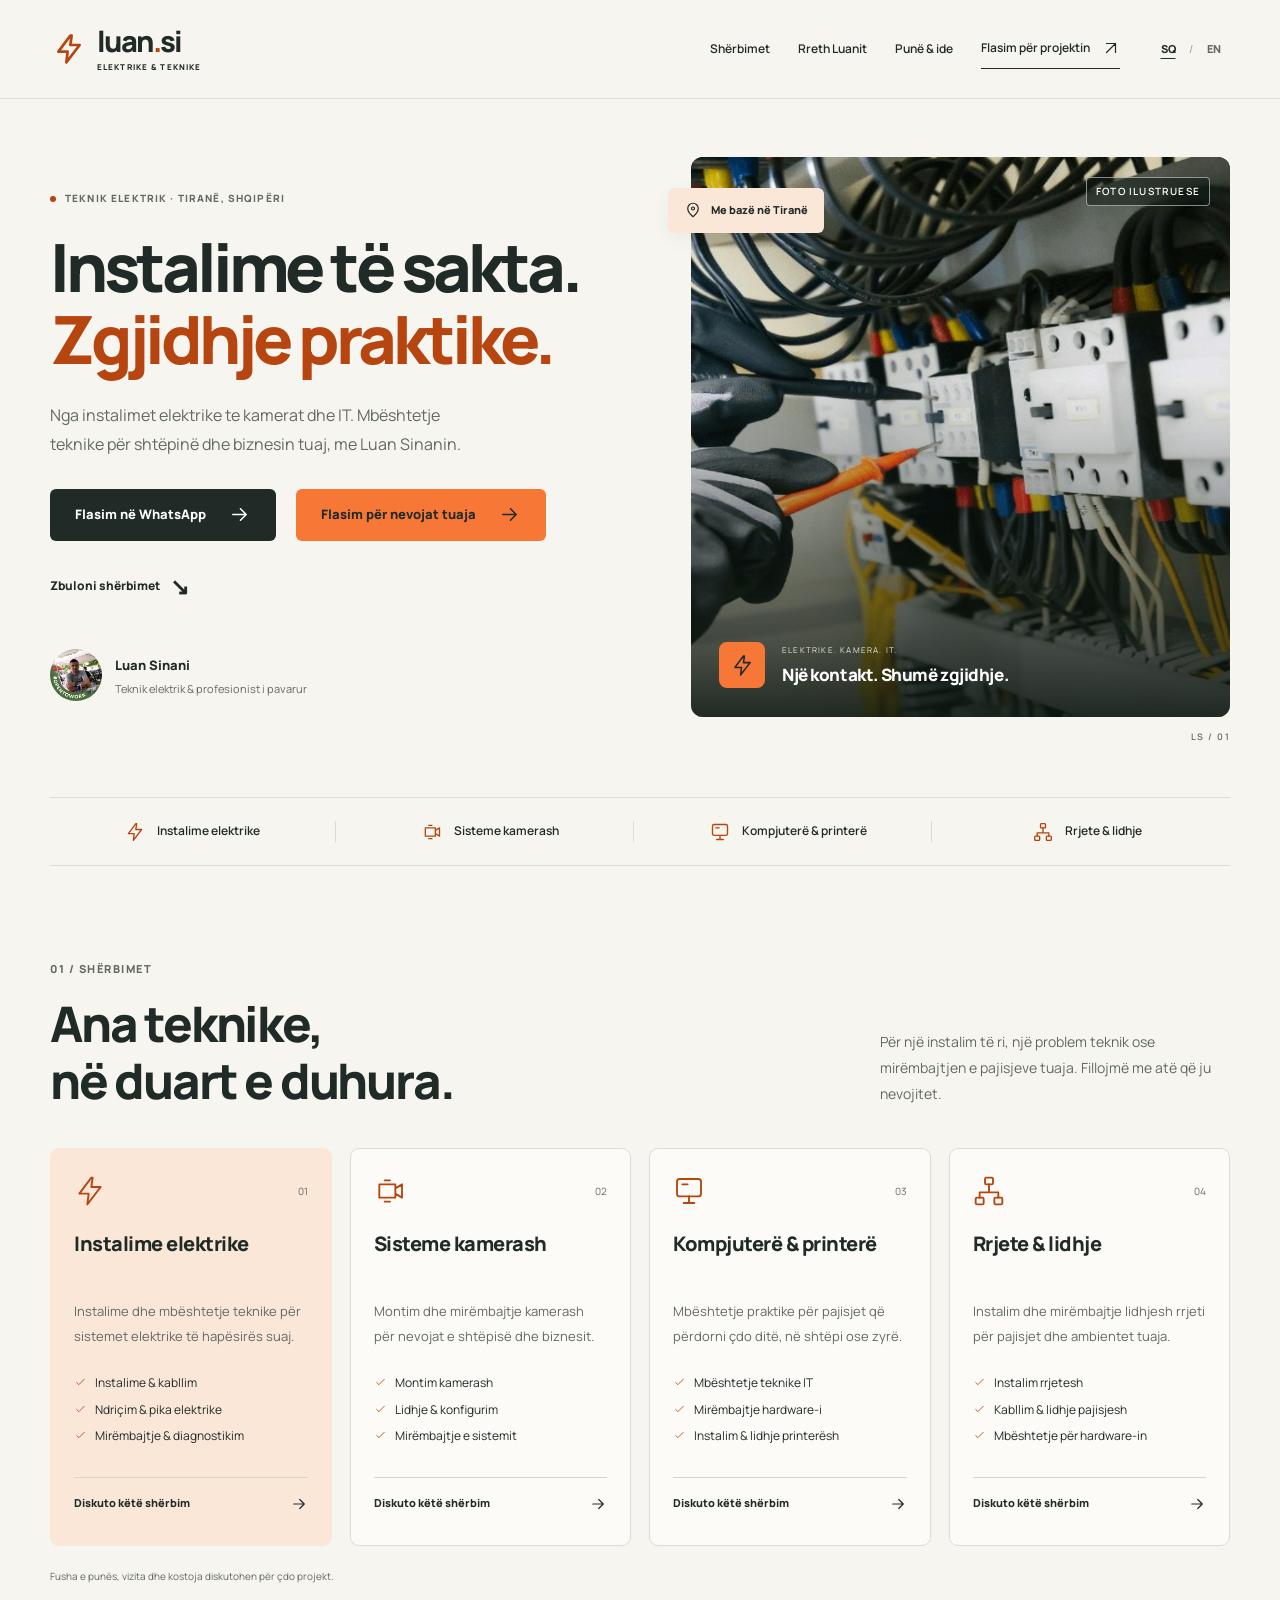
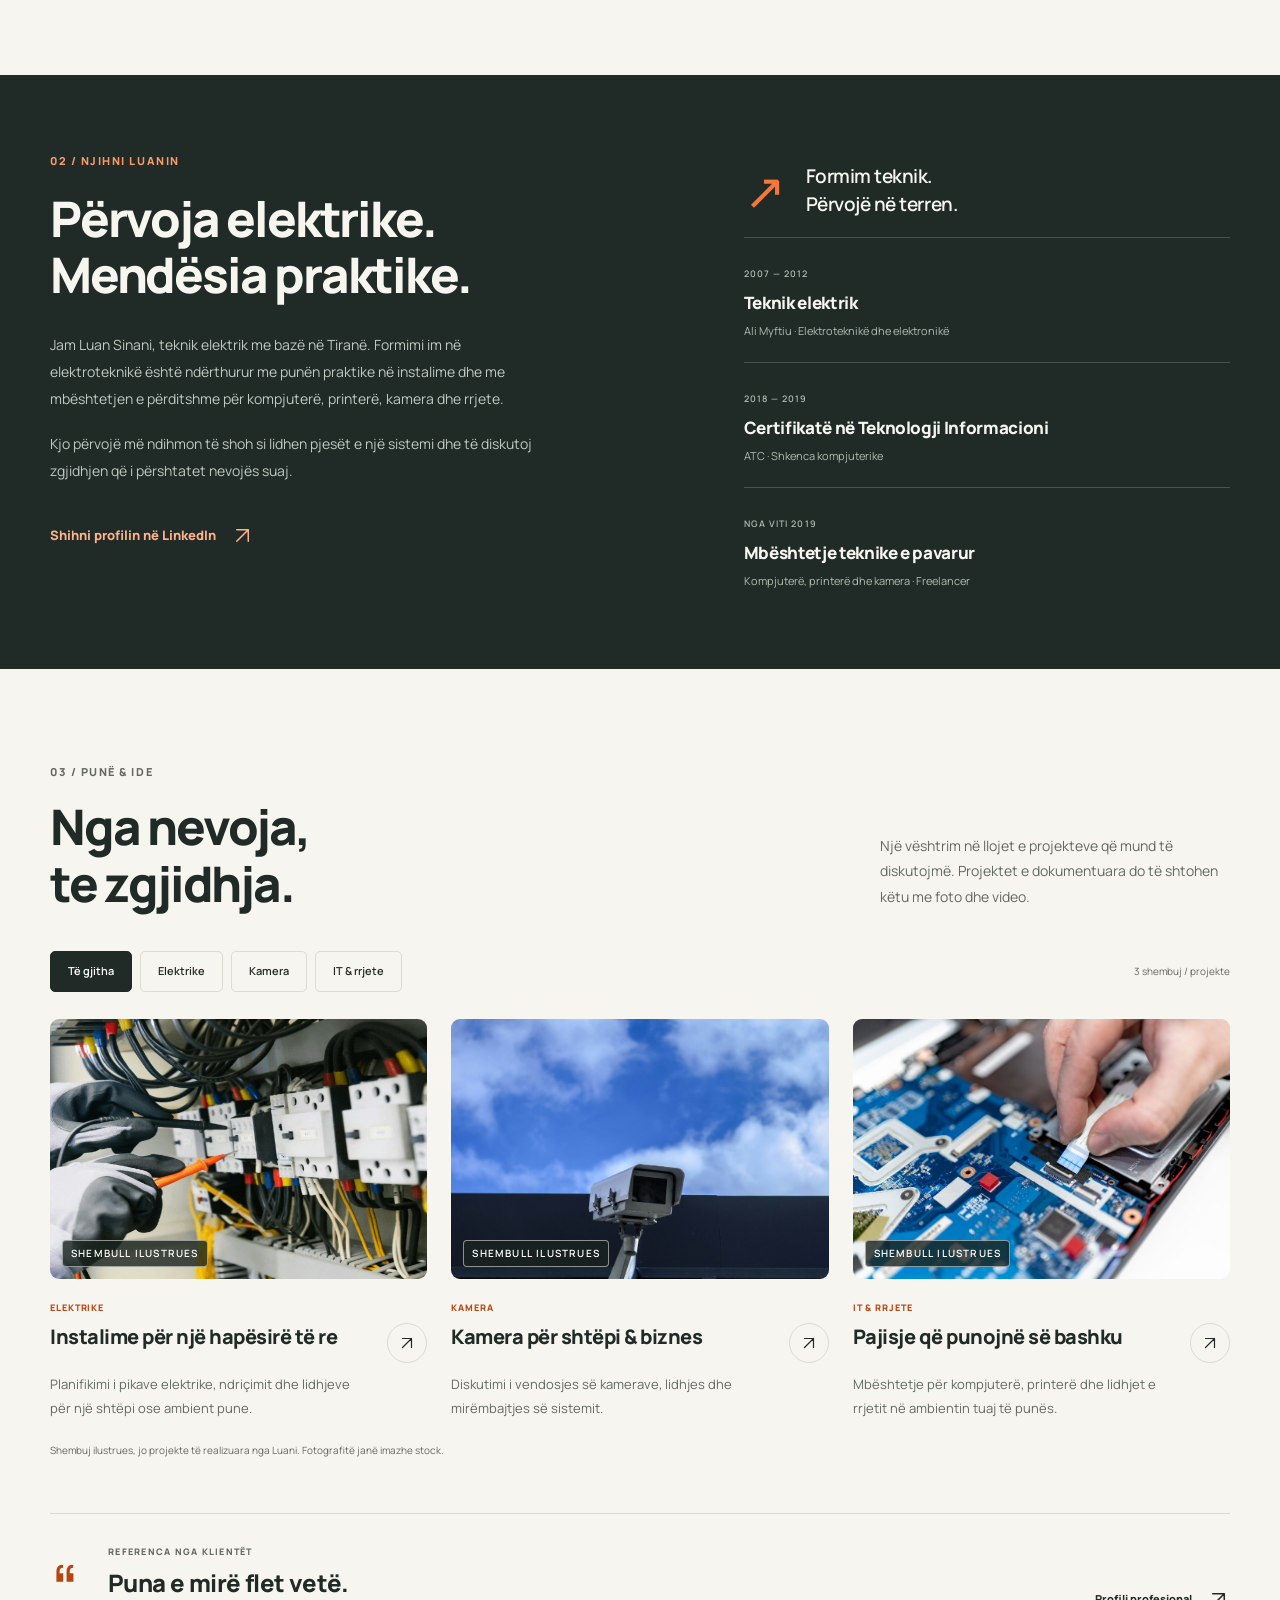
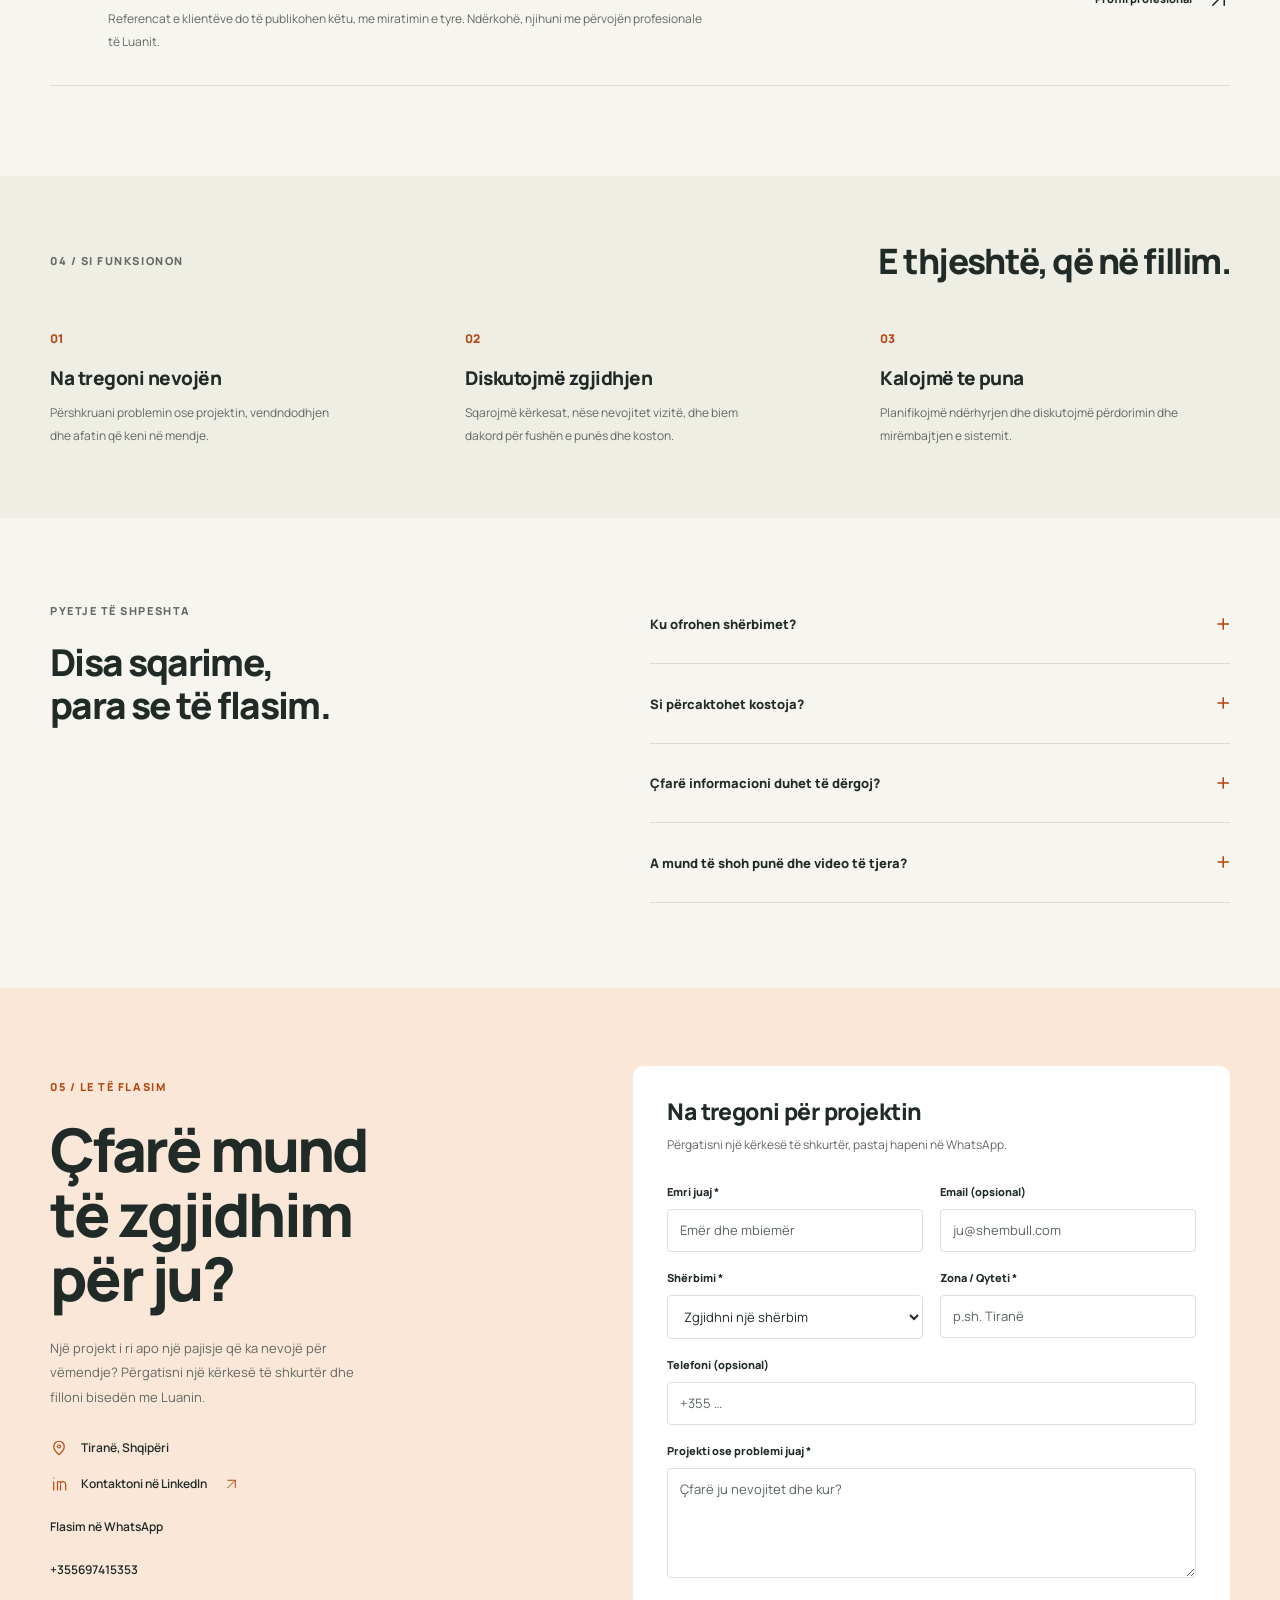
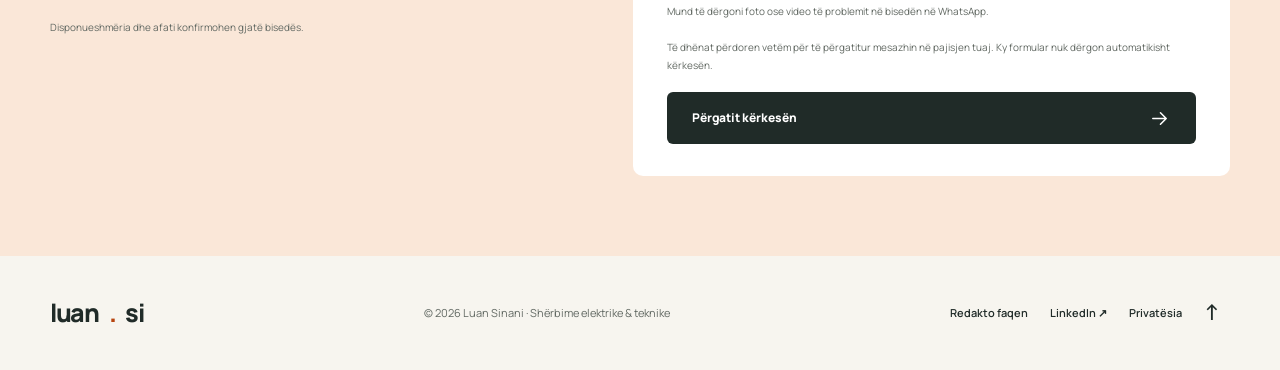
<file: index.html>
<!doctype html>
<html lang="sq">
<head>
  <meta charset="utf-8">
  <meta name="viewport" content="width=device-width, initial-scale=1">
  <meta http-equiv="Content-Security-Policy" content="default-src 'self'; script-src 'self'; style-src 'self'; img-src 'self'; font-src 'self'; object-src 'none'; base-uri 'none'; form-action 'none'">
  <meta name="theme-color" content="#f7f5ef">
  <meta name="description" content="Luan Sinani, teknik elektrik në Tiranë. Instalime elektrike, sisteme kamerash, mirëmbajtje kompjuterësh dhe printerësh, dhe rrjete.">
  <meta property="og:title" content="Luan Sinani | Shërbime elektrike & teknike">
  <meta property="og:description" content="Instalime elektrike, kamera, IT dhe rrjete. Një kontakt i vetëm për nevojat tuaja teknike në Tiranë.">
  <meta property="og:type" content="website">
  <meta property="og:url" content="https://luan.si/">
  <link rel="canonical" href="https://luan.si/">
  <title>Luan Sinani | Shërbime elektrike & teknike</title>
  <link rel="icon" href="assets/favicon.svg" type="image/svg+xml">
  <link rel="preload" href="assets/manrope-800.ttf" as="font" type="font/ttf" crossorigin>
  <link rel="stylesheet" href="styles.css">
  <script src="content.js" defer></script>
  <script src="app.js" defer></script>
</head>
<body>
  <svg class="svg-sprite" xmlns="http://www.w3.org/2000/svg" aria-hidden="true">
    <symbol id="i-arrow" viewBox="0 0 24 24"><path d="M5 12h14M13 6l6 6-6 6"/></symbol>
    <symbol id="i-diagonal" viewBox="0 0 24 24"><path d="M6 18 18 6M6 6h12v12"/></symbol>
    <symbol id="i-bolt" viewBox="0 0 24 24"><path d="m13 2-9 12h7l-1 8 10-13h-7l1-7Z"/></symbol>
    <symbol id="i-camera" viewBox="0 0 24 24"><path d="M4 7h12v10H4zM16 10l5-3v10l-5-3M8 4h4M8 20h4"/></symbol>
    <symbol id="i-computer" viewBox="0 0 24 24"><rect x="3" y="3" width="18" height="13" rx="2"/><path d="M8 21h8M12 16v5M7 7h4"/></symbol>
    <symbol id="i-network" viewBox="0 0 24 24"><rect x="9" y="2" width="6" height="5" rx="1"/><rect x="2" y="17" width="6" height="5" rx="1"/><rect x="16" y="17" width="6" height="5" rx="1"/><path d="M12 7v6M5 17v-4h14v4"/></symbol>
    <symbol id="i-pin" viewBox="0 0 24 24"><path d="M19 10c0 5-7 11-7 11S5 15 5 10a7 7 0 1 1 14 0Z"/><circle cx="12" cy="10" r="2"/></symbol>
    <symbol id="i-check" viewBox="0 0 24 24"><path d="m5 12 4 4L19 6"/></symbol>
    <symbol id="i-close" viewBox="0 0 24 24"><path d="m6 6 12 12M6 18 18 6"/></symbol>
    <symbol id="i-linkedin" viewBox="0 0 24 24"><path d="M5 9v11M5 4v.1M10 20V9h4v2c2-4 7-2 7 2v7M14 20v-7"/></symbol>
  </svg>
  <a class="skip-link" href="#main" data-i18n="skip">Kalo te përmbajtja</a>
  <div id="config-error" class="config-error" role="alert" hidden></div>
  <header class="site-header">
    <div class="container header-inner">
      <a class="brand" href="#home" aria-label="luan.si — Luan Sinani">
        <span class="brand-mark"><svg class="icon"><use href="#i-bolt"/></svg></span>
        <span>luan<span class="brand-dot">.</span>si<span class="brand-caption" data-i18n="brandCaption">ELEKTRIKE & TEKNIKE</span></span>
      </a>
      <button class="menu-toggle" id="menu-toggle" aria-controls="main-nav" aria-expanded="false" data-i18n-aria="menu"><span></span><span></span></button>
      <nav id="main-nav" aria-label="Menu kryesore" data-i18n-aria="navigation">
        <a href="#services" data-i18n="navServices">Shërbimet</a>
        <a href="#about" data-i18n="navAbout">Rreth Luanit</a>
        <a href="#work" data-i18n="navWork">Punë & ide</a>
        <a class="nav-contact" href="#contact"><span data-i18n="navContact">Flasim për projektin</span><svg class="icon"><use href="#i-diagonal"/></svg></a>
      </nav>
      <div class="language-switch" role="group" aria-label="Gjuha / Language">
        <button type="button" data-language="sq" aria-pressed="true" aria-label="SQ — Shqip">SQ</button><span>/</span><button type="button" data-language="en" aria-pressed="false" aria-label="EN — English">EN</button>
      </div>
    </div>
  </header>
  <main id="main">
    <section class="hero container" id="home" aria-labelledby="hero-title">
      <div class="hero-copy">
        <p class="eyebrow"><span class="status-dot"></span><span data-i18n="heroEyebrow">TEKNIK ELEKTRIK · TIRANË, SHQIPËRI</span></p>
        <h1 id="hero-title"><span data-i18n="heroLine1">Instalime të sakta.</span><span class="accent" data-i18n="heroLine2">Zgjidhje praktike.</span></h1>
        <p class="hero-description" data-i18n="heroDescription">Nga instalimet elektrike te kamerat dhe IT. Mbështetje teknike për shtëpinë dhe biznesin tuaj, me Luan Sinanin.</p>
        <div class="hero-actions"><a class="button button-dark" data-whatsapp target="_blank" rel="noopener noreferrer" hidden><span data-i18n="whatsappCta">Flasim në WhatsApp</span><svg class="icon"><use href="#i-arrow"/></svg></a><a class="button button-primary" href="#contact"><span data-i18n="heroCta">Flasim për nevojat tuaja</span><svg class="icon"><use href="#i-arrow"/></svg></a><a class="text-link" href="#services"><span data-i18n="heroSecondary">Zbuloni shërbimet</span><span aria-hidden="true">↘</span></a></div>
        <div class="hero-person"><img src="assets/luan-sinani.jpg" alt="Luan Sinani" width="52" height="52"><div><strong>Luan Sinani</strong><span data-i18n="heroPerson">Teknik elektrik & profesionist i pavarur</span></div></div>
      </div>
      <div class="hero-visual">
        <div class="hero-image-wrap"><img class="hero-image" src="assets/electrical-work.jpg" alt="Foto ilustruese: matje në një panel elektrik" data-i18n-alt="heroAlt" width="1400" height="1050" fetchpriority="high"><span class="image-label" data-i18n="stockLabel">FOTO ILUSTRUESE</span><div class="photo-shade"></div><div class="hero-image-note"><span class="image-note-icon"><svg class="icon"><use href="#i-bolt"/></svg></span><div><span data-i18n="imageNoteSmall">ELEKTRIKE. KAMERA. IT.</span><strong data-i18n="imageNote">Një kontakt. Shumë zgjidhje.</strong></div></div></div>
        <div class="location-tag"><svg class="icon"><use href="#i-pin"/></svg><span data-i18n="location">Me bazë në Tiranë</span></div>
        <div class="hero-corner" aria-hidden="true">LS / 01</div>
      </div>
    </section>
    <div class="specialties container" aria-label="Fushat e punës" data-i18n-aria="specialties"><span><svg class="icon"><use href="#i-bolt"/></svg><span data-i18n="specialty1">Instalime elektrike</span></span><span><svg class="icon"><use href="#i-camera"/></svg><span data-i18n="specialty2">Sisteme kamerash</span></span><span><svg class="icon"><use href="#i-computer"/></svg><span data-i18n="specialty3">Kompjuterë & printerë</span></span><span><svg class="icon"><use href="#i-network"/></svg><span data-i18n="specialty4">Rrjete & lidhje</span></span></div>
    <section class="section container" id="services" aria-labelledby="services-title">
      <div class="section-heading"><div><p class="eyebrow" data-i18n="servicesEyebrow">01 / SHËRBIMET</p><h2 id="services-title" data-i18n="servicesTitle">Ana teknike,<br>në duart e duhura.</h2></div><p data-i18n="servicesIntro">Për një instalim të ri, një problem teknik ose mirëmbajtjen e pajisjeve tuaja. Fillojmë me atë që ju nevojitet.</p></div>
      <div class="service-grid" id="service-grid"></div>
      <p class="section-footnote" data-i18n="servicesNote">Fusha e punës, vizita dhe kostoja diskutohen për çdo projekt.</p>
    </section>
    <section class="about-section" id="about" aria-labelledby="about-title">
      <div class="container about-layout"><div class="about-story"><p class="eyebrow" data-i18n="aboutEyebrow">02 / NJIHNI LUANIN</p><h2 id="about-title" data-i18n="aboutTitle">Përvoja elektrike.<br>Mendësia praktike.</h2><p data-i18n="aboutBody">Jam Luan Sinani, teknik elektrik me bazë në Tiranë. Formimi im në elektroteknikë është ndërthurur me punën praktike në instalime dhe me mbështetjen e përditshme për kompjuterë, printerë, kamera dhe rrjete.</p><p data-i18n="aboutBody2">Kjo përvojë më ndihmon të shoh si lidhen pjesët e një sistemi dhe të diskutoj zgjidhjen që i përshtatet nevojës suaj.</p><a class="text-link light-link" data-linkedin target="_blank" rel="noopener noreferrer"><span data-i18n="aboutLink">Shihni profilin në LinkedIn</span><svg class="icon"><use href="#i-diagonal"/></svg></a></div>
      <div class="credentials"><div class="credential-intro"><span class="credential-symbol" aria-hidden="true">↗</span><p data-i18n="credentialsIntro">Formim teknik.<br>Përvojë në terren.</p></div><div class="credential"><span class="credential-date">2007 — 2012</span><h3 data-i18n="credential1Title">Teknik elektrik</h3><p data-i18n="credential1Body">Ali Myftiu · Elektroteknikë dhe elektronikë</p></div><div class="credential"><span class="credential-date">2018 — 2019</span><h3 data-i18n="credential2Title">Certifikatë në Teknologji Informacioni</h3><p data-i18n="credential2Body">ATC · Shkenca kompjuterike</p></div><div class="credential"><span class="credential-date" data-i18n="credential3Date">NGA VITI 2019</span><h3 data-i18n="credential3Title">Mbështetje teknike e pavarur</h3><p data-i18n="credential3Body">Kompjuterë, printerë dhe kamera · Freelancer</p></div></div></div>
    </section>
    <section class="section container work-section" id="work" aria-labelledby="work-title">
      <div class="section-heading"><div><p class="eyebrow" data-i18n="workEyebrow">03 / PUNË & IDE</p><h2 id="work-title" data-i18n="workTitle">Nga nevoja,<br>te zgjidhja.</h2></div><p data-i18n="workIntro">Një vështrim në llojet e projekteve që mund të diskutojmë. Projektet e dokumentuara do të shtohen këtu me foto dhe video.</p></div>
      <div class="work-toolbar"><div class="filters" role="group" aria-label="Filtro punët" data-i18n-aria="filters"><button type="button" data-filter="all" aria-pressed="true" data-i18n="filterAll">Të gjitha</button><button type="button" data-filter="electrical" aria-pressed="false" data-i18n="filterElectrical">Elektrike</button><button type="button" data-filter="cameras" aria-pressed="false" data-i18n="filterCameras">Kamera</button><button type="button" data-filter="it" aria-pressed="false" data-i18n="filterIt">IT & rrjete</button></div><p class="work-count" id="work-count" role="status" aria-live="polite"></p></div>
      <div class="project-grid" id="project-grid"></div>
      <p class="section-footnote" id="examples-note" data-i18n="examplesNote">Shembuj ilustrues, jo projekte të realizuara nga Luani. Fotografitë janë imazhe stock.</p>
      <div class="references-panel" id="references-panel"><span class="reference-icon" aria-hidden="true">“</span><div><p class="eyebrow" data-i18n="referencesEyebrow">REFERENCA NGA KLIENTËT</p><h3 data-i18n="referencesTitle">Puna e mirë flet vetë.</h3><p data-i18n="referencesBody">Referencat e klientëve do të publikohen këtu, me miratimin e tyre. Ndërkohë, njihuni me përvojën profesionale të Luanit.</p></div><a class="text-link" data-linkedin target="_blank" rel="noopener noreferrer"><span data-i18n="referencesLink">Profili profesional</span><svg class="icon"><use href="#i-diagonal"/></svg></a></div>
      <div id="testimonials" class="testimonial-grid" hidden></div>
    </section>
    <section class="process-section" aria-labelledby="process-title"><div class="container"><div class="process-heading"><p class="eyebrow" data-i18n="processEyebrow">04 / SI FUNKSIONON</p><h2 id="process-title" data-i18n="processTitle">E thjeshtë, që në fillim.</h2></div><div class="process-grid"><article><span class="step-number">01</span><h3 data-i18n="step1Title">Na tregoni nevojën</h3><p data-i18n="step1Body">Përshkruani problemin ose projektin, vendndodhjen dhe afatin që keni në mendje.</p></article><article><span class="step-number">02</span><h3 data-i18n="step2Title">Diskutojmë zgjidhjen</h3><p data-i18n="step2Body">Sqarojmë kërkesat, nëse nevojitet vizitë, dhe biem dakord për fushën e punës dhe koston.</p></article><article><span class="step-number">03</span><h3 data-i18n="step3Title">Kalojmë te puna</h3><p data-i18n="step3Body">Planifikojmë ndërhyrjen dhe diskutojmë përdorimin dhe mirëmbajtjen e sistemit.</p></article></div></div></section>
    <section class="section container faq-section" aria-labelledby="faq-title"><div><p class="eyebrow" data-i18n="faqEyebrow">PYETJE TË SHPESHTA</p><h2 id="faq-title" data-i18n="faqTitle">Disa sqarime,<br>para se të flasim.</h2></div><div class="faq-list"><details><summary data-i18n="faq1Title">Ku ofrohen shërbimet?</summary><p data-i18n="faq1Body">Luani është me bazë në Tiranë. Dërgoni vendndodhjen e projektit për të konfirmuar mbulimin dhe mundësinë e një vizite.</p></details><details><summary data-i18n="faq2Title">Si përcaktohet kostoja?</summary><p data-i18n="faq2Body">Çdo punë varet nga pajisjet, materialet dhe koha e nevojshme. Fusha dhe kostoja diskutohen përpara se të konfirmohet projekti.</p></details><details><summary data-i18n="faq3Title">Çfarë informacioni duhet të dërgoj?</summary><p data-i18n="faq3Body">Shërbimin që kërkoni, zonën, një përshkrim të shkurtër dhe afatin. Fotot e pajisjes ose hapësirës mund të ndihmojnë gjatë bisedës.</p></details><details><summary data-i18n="faq4Title">A mund të shoh punë dhe video të tjera?</summary><p data-i18n="faq4Body">Portofoli do të përditësohet me projekte të dokumentuara dhe lidhje video. Shembujt aktualë tregojnë llojet e shërbimeve; për përvojën profesionale, shihni profilin në LinkedIn.</p></details></div></section>
    <section class="contact-section" id="contact" aria-labelledby="contact-title"><div class="container contact-layout"><div class="contact-copy"><p class="eyebrow" data-i18n="contactEyebrow">05 / LE TË FLASIM</p><h2 id="contact-title" data-i18n="contactTitle">Çfarë mund<br>të zgjidhim<br>për ju?</h2><p data-i18n="contactBody">Një projekt i ri apo një pajisje që ka nevojë për vëmendje? Përgatisni një kërkesë të shkurtër dhe filloni bisedën me Luanin.</p><div class="contact-details"><div><svg class="icon"><use href="#i-pin"/></svg><span data-i18n="contactLocation">Tiranë, Shqipëri</span></div><a href="https://www.linkedin.com/in/luansinani/" data-linkedin target="_blank" rel="noopener noreferrer"><svg class="icon"><use href="#i-linkedin"/></svg><span data-i18n="contactLinkedin">Kontaktoni në LinkedIn</span><svg class="icon"><use href="#i-diagonal"/></svg></a><a class="text-link" data-whatsapp target="_blank" rel="noopener noreferrer" hidden data-i18n="whatsappCta">Flasim në WhatsApp</a><div id="direct-contacts"></div></div><p class="contact-small" data-i18n="contactSmall">Disponueshmëria dhe afati konfirmohen gjatë bisedës.</p></div>
      <div class="enquiry-card"><div class="form-heading"><h3 data-i18n="formTitle">Na tregoni për projektin</h3><p id="form-intro" data-i18n="formIntro">Përgatisni mesazhin këtu, pastaj dërgojeni në LinkedIn.</p></div><form id="enquiry-form"><div class="form-row"><div class="field"><label for="name" data-i18n="labelName">Emri juaj *</label><input id="name" name="name" required minlength="2" maxlength="100" autocomplete="name" data-i18n-placeholder="placeholderName" placeholder="Emër dhe mbiemër"></div><div class="field"><label for="email" data-i18n="labelEmail">Email (opsional)</label><input id="email" name="email" type="email" maxlength="180" autocomplete="email" placeholder="ju@shembull.com" data-i18n-placeholder="placeholderEmail"></div></div><div class="form-row"><div class="field"><label for="service" data-i18n="labelService">Shërbimi *</label><select id="service" name="service" required><option value="" data-i18n="selectService">Zgjidhni një shërbim</option><option value="electrical" data-i18n="specialty1">Instalime elektrike</option><option value="cameras" data-i18n="specialty2">Sisteme kamerash</option><option value="computers" data-i18n="specialty3">Kompjuterë & printerë</option><option value="network" data-i18n="specialty4">Rrjete & lidhje</option><option value="other" data-i18n="serviceOther">Tjetër / Nuk jam i sigurt</option></select></div><div class="field"><label for="location" data-i18n="labelLocation">Zona / Qyteti *</label><input id="location" name="location" required minlength="2" maxlength="150" autocomplete="address-level2" placeholder="p.sh. Tiranë" data-i18n-placeholder="placeholderLocation"></div></div><div class="field"><label for="phone" data-i18n="labelPhone">Telefoni (opsional)</label><input id="phone" name="phone" type="tel" maxlength="50" autocomplete="tel" placeholder="+355 …"></div><div class="field"><label for="message" data-i18n="labelMessage">Projekti ose problemi juaj *</label><textarea id="message" name="message" required minlength="10" maxlength="2500" rows="4" placeholder="Çfarë ju nevojitet dhe kur?" data-i18n-placeholder="placeholderMessage"></textarea></div><p id="whatsapp-hint" class="form-note" data-i18n="whatsappHint" hidden>Mund të dërgoni foto ose video në WhatsApp.</p><p class="form-note" data-i18n="formNote">Të dhënat përdoren vetëm për të përgatitur mesazhin në pajisjen tuaj. Ky formular nuk dërgon automatikisht kërkesën.</p><button class="button button-dark form-submit" type="submit"><span data-i18n="formSubmit">Përgatit kërkesën</span><svg class="icon"><use href="#i-arrow"/></svg></button><p id="form-error" class="form-error" role="alert" hidden></p></form><div id="enquiry-result" class="enquiry-result" hidden><p class="result-title" tabindex="-1" role="status" data-i18n="resultTitle">Mesazhi është gati për t’u dërguar.</p><p id="result-instruction" data-i18n="resultInstruction">Kopjojeni dhe dërgojeni te Luani në LinkedIn. Kërkesa nuk është dërguar ende.</p><div class="result-actions"><button class="button button-dark" id="copy-enquiry" type="button" data-i18n="copyMessage">Kopjo mesazhin</button><a class="button button-outline" id="send-enquiry" target="_blank" rel="noopener noreferrer"><span data-i18n="openLinkedin">Hap LinkedIn</span><svg class="icon"><use href="#i-diagonal"/></svg></a></div><label for="enquiry-text" class="sr-only" data-i18n="resultLabel">Mesazhi i përgatitur</label><textarea id="enquiry-text" readonly rows="8"></textarea><p id="copy-status" role="status" class="copy-status"></p></div></div></div></section>
  </main>
  <footer class="site-footer"><div class="container footer-inner"><a class="brand" href="#home" aria-label="luan.si — Luan Sinani">luan<span class="brand-dot">.</span>si</a><p>© <span id="year">2026</span> Luan Sinani<span data-i18n="footerDescription"> · Shërbime elektrike & teknike</span></p><div class="footer-links"><a href="admin/" data-i18n="adminLink">Redakto faqen</a><a href="https://www.linkedin.com/in/luansinani/" data-linkedin target="_blank" rel="noopener noreferrer">LinkedIn ↗</a><button type="button" id="privacy-open" data-i18n="privacy">Privatësia</button><a href="#home" aria-label="Kthehu lart" data-i18n-aria="backToTop">↑</a></div></div></footer>
  <dialog id="project-dialog" class="project-dialog" aria-labelledby="dialog-title"><button type="button" class="dialog-close" data-close-dialog data-i18n-aria="close"><svg class="icon"><use href="#i-close"/></svg></button><div id="project-detail"></div></dialog>
  <dialog id="privacy-dialog" class="privacy-dialog" aria-labelledby="privacy-title"><button type="button" class="dialog-close" data-close-dialog data-i18n-aria="close"><svg class="icon"><use href="#i-close"/></svg></button><p class="eyebrow" data-i18n="privacyEyebrow">TË DHËNAT TUAJA</p><h2 id="privacy-title" data-i18n="privacyTitle">Një faqe e thjeshtë.<br>Privatësi e qartë.</h2><p data-i18n="privacyBody">Kjo faqe nuk përdor analitikë, gjurmues apo formularë që dërgojnë të dhënat në server. Zgjedhja e gjuhës mund të ruhet në këtë shfletues. Të dhënat e formularit qëndrojnë në kujtesën e faqes dhe hiqen kur e mbyllni ose e rifreskoni.</p><p data-i18n="privacyBody2">Kopjimi vendos mesazhin në clipboard-in e pajisjes. Lidhjet për në LinkedIn, email ose media të tjera hapin shërbime të jashtme që kanë rregullat e tyre të privatësisë. Faqja nuk i hap ose ngarkon ato automatikisht.</p><p data-i18n="privacyBody3">Kur faqja të publikohet, ofruesi i hosting-ut mund të përpunojë të dhëna teknike të lidhjes. Mos përfshini fjalëkalime ose të dhëna sensitive në kërkesën tuaj.</p></dialog>
  <noscript><div class="noscript-note">JavaScript nevojitet për formularin, filtrat dhe gjuhën. / JavaScript is needed for the enquiry builder, filters and language switch. <a href="https://www.linkedin.com/in/luansinani/" target="_blank" rel="noopener noreferrer">Kontaktoni Luanin / Contact Luan on LinkedIn</a>. <a href="https://wa.me/355697415353">WhatsApp</a> · <a href="tel:+355697415353">+355 69 741 5353</a>.</div></noscript>
</body>
</html>
</file>
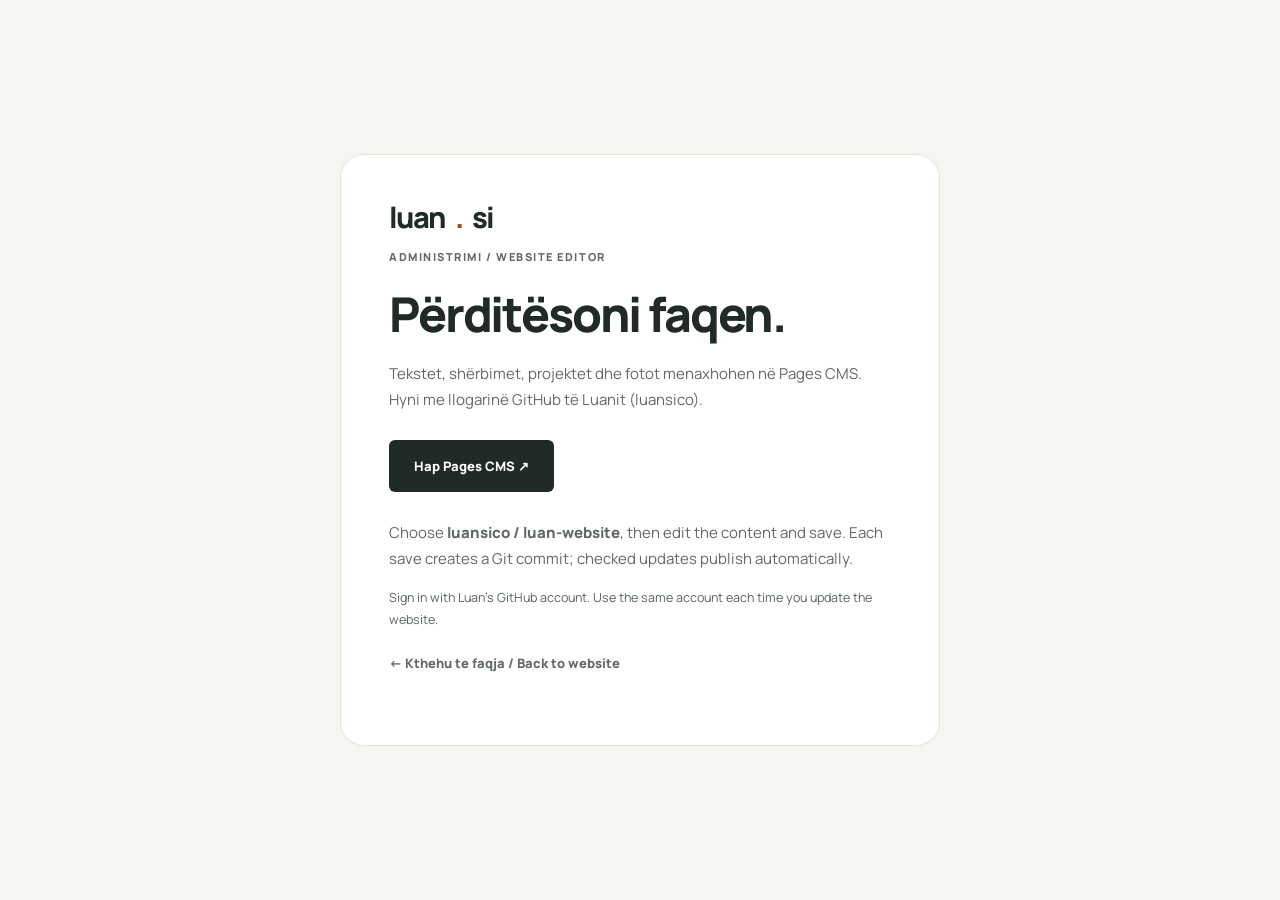
<file: admin/index.html>
<!doctype html>
<html lang="sq"><head><meta charset="utf-8"><meta name="viewport" content="width=device-width,initial-scale=1"><meta name="robots" content="noindex"><title>Luan Sinani · Administrimi</title><link rel="icon" href="../assets/favicon.svg"><link rel="stylesheet" href="../styles.css"><style>body{min-height:100vh;display:grid;place-items:center;padding:24px}.admin-card{max-width:600px;background:white;padding:clamp(24px,5vw,48px);border-radius:24px;border:1px solid #e5e5de}.admin-card h1{font-size:clamp(32px,5vw,48px);margin:20px 0}.admin-card p{margin:16px 0;line-height:1.7}.admin-card .button{margin:12px 0}.admin-card small{display:block;line-height:1.7;color:#58635d}</style></head><body><main class="admin-card"><a class="brand" href="../">luan<span class="brand-dot">.</span>si</a><p class="eyebrow">ADMINISTRIMI / WEBSITE EDITOR</p><h1>Përditësoni faqen.</h1><p>Tekstet, shërbimet, projektet dhe fotot menaxhohen në Pages CMS. Hyni me llogarinë GitHub të Luanit (luansico).</p><a class="button button-dark" href="https://app.pagescms.org/luansico/luan-website/main" target="_blank" rel="noopener noreferrer">Hap Pages CMS ↗</a><p>Choose <strong>luansico / luan-website</strong>, then edit the content and save. Each save creates a Git commit; checked updates publish automatically.</p><small>Sign in with Luan’s GitHub account. Use the same account each time you update the website.</small><p><a class="text-link" href="../">← Kthehu te faqja / Back to website</a></p></main></body></html>
</file>
<file: styles.css>
@font-face{font-family:Manrope;src:url('assets/manrope-400.ttf') format('truetype');font-weight:400;font-style:normal;font-display:swap}
@font-face{font-family:Manrope;src:url('assets/manrope-600.ttf') format('truetype');font-weight:600;font-style:normal;font-display:swap}
@font-face{font-family:Manrope;src:url('assets/manrope-800.ttf') format('truetype');font-weight:800;font-style:normal;font-display:swap}
:root{--paper:#f7f5ef;--ink:#202b28;--muted:#626963;--orange:#f77736;--orange-dark:#b74510;--line:#dddcd3;--white:#fff;--peach:#fae7d8;--radius:10px;--container:1200px}
*{box-sizing:border-box}html{scroll-behavior:smooth;scroll-padding-top:110px}body{margin:0;background:var(--paper);color:var(--ink);font-family:Manrope,Arial,sans-serif;font-size:15px;line-height:1.7;-webkit-font-smoothing:antialiased}body:has(dialog[open]){overflow:hidden}button,input,select,textarea{font:inherit}button,a,input,select,textarea{-webkit-tap-highlight-color:transparent}button,a{touch-action:manipulation}button{cursor:pointer}a{color:inherit;text-decoration:none}img{max-width:100%;display:block}p,h1,h2,h3{margin:0}h1,h2,h3{font-weight:800;line-height:1.15;letter-spacing:-.045em}h2{font-size:clamp(34px,4vw,49px)}h3{font-size:21px;letter-spacing:-.025em}p{color:var(--muted)}svg{display:block}.icon{width:23px;height:23px;fill:none;stroke:currentColor;stroke-width:1.6;stroke-linecap:round;stroke-linejoin:round;flex-shrink:0}.svg-sprite{position:absolute;width:0;height:0;overflow:hidden}.container{width:calc(100% - 100px);max-width:var(--container);margin-inline:auto}.eyebrow{font-size:11px;font-weight:800;letter-spacing:.14em;line-height:1.5;color:var(--muted);margin-bottom:22px}.accent{color:var(--orange-dark)}.button{display:inline-flex;align-items:center;justify-content:center;gap:22px;min-height:52px;padding:13px 24px;border-radius:6px;border:1px solid transparent;font-size:13px;font-weight:800;line-height:1.5;transition:background .2s,transform .2s}.button:hover{transform:translateY(-2px)}.button-primary{background:var(--orange);color:var(--ink)}.button-primary:hover{background:#ff8d53}.button-dark{background:var(--ink);color:var(--white)}.button-dark:hover{background:#35443f}.button-outline{background:transparent;border-color:var(--line)}.button-outline:hover{background:var(--paper)}.text-link{display:inline-flex;align-items:center;gap:15px;font-weight:800;font-size:13px;padding:8px 0;line-height:1.5}.text-link:hover{text-decoration:underline;text-underline-offset:5px}.text-link span[aria-hidden]{font-size:23px}a:focus-visible,button:focus-visible,summary:focus-visible{outline:3px solid var(--orange-dark);outline-offset:5px}input:focus,select:focus,textarea:focus{outline:2px solid var(--orange-dark);outline-offset:2px}[hidden]{display:none!important}.sr-only{position:absolute;width:1px;height:1px;padding:0;margin:-1px;overflow:hidden;clip:rect(0,0,0,0);white-space:nowrap;border:0}.skip-link{position:fixed;top:10px;left:20px;transform:translateY(-150%);background:var(--ink);color:white;padding:10px 20px;z-index:20;border-radius:5px}.skip-link:focus{transform:translateY(0)}
.site-header{position:sticky;top:0;z-index:10;background:rgba(247,245,239,.96);border-bottom:1px solid var(--line);backdrop-filter:blur(14px)}.header-inner{display:flex;align-items:center;gap:32px;min-height:98px}.brand{display:flex;align-items:center;gap:10px;font-size:29px;font-weight:800;letter-spacing:-.055em;line-height:1}.brand-mark{width:37px;height:43px;display:grid;place-items:center;color:var(--orange-dark)}.brand-mark .icon{width:32px;height:32px;stroke-width:2}.brand-dot{color:var(--orange-dark)}.brand-caption{display:block;letter-spacing:.14em;font-size:8px;font-weight:800;padding-top:7px}#main-nav{display:flex;align-items:center;gap:28px;margin-left:auto}#main-nav a{font-size:12px;font-weight:600}#main-nav a:hover{color:var(--orange-dark)}#main-nav .nav-contact{display:flex;align-items:center;gap:12px;border-bottom:1px solid var(--ink);padding:9px 0}.nav-contact .icon{width:18px;height:18px}.language-switch{display:flex;align-items:center;gap:5px;font-size:11px}.language-switch button{font-size:11px;font-weight:800;background:none;border:0;color:var(--muted);padding:8px 6px;min-width:32px;min-height:36px}.language-switch button[aria-pressed=true]{color:var(--ink);text-decoration:underline;text-underline-offset:5px}.language-switch>span{color:#979c94}.menu-toggle{display:none}
.hero{display:grid;grid-template-columns:1.04fr 1fr;gap:52px;align-items:center;padding-top:58px;padding-bottom:62px}.hero-copy{padding:12px 0}.hero .eyebrow{display:flex;align-items:center;gap:9px;font-size:10px;margin-bottom:25px;letter-spacing:.115em}.status-dot{display:block;width:6px;height:6px;background:var(--orange-dark);border-radius:50%;flex-shrink:0}.hero h1{font-size:clamp(48px,5.2vw,72px);line-height:1.08;letter-spacing:-.06em}.hero h1 span{display:block}.hero-description{font-size:16px;max-width:430px;line-height:1.8;margin-top:26px}.hero-actions{display:flex;flex-wrap:wrap;gap:20px;align-items:center;margin-top:30px}.hero-actions .text-link{font-size:12px;gap:10px}.hero-person{display:flex;align-items:center;gap:13px;margin-top:38px}.hero-person img{border-radius:50%;object-fit:cover;object-position:center;filter:saturate(.8)}.hero-person strong{font-size:13px;font-weight:800}.hero-person span{display:block;font-size:11px;color:var(--muted);margin-top:3px}.hero-visual{position:relative;padding:0 0 18px 14px}.hero-image-wrap{position:relative;overflow:hidden;border-radius:12px;aspect-ratio:1/1.04;background:var(--ink)}.hero-image{width:100%;height:100%;object-fit:cover;object-position:58% center}.image-label{position:absolute;top:20px;right:20px;border:1px solid rgba(255,255,255,.5);background:rgba(16,26,21,.55);border-radius:4px;color:#fff;padding:5px 9px;font-size:8px;letter-spacing:.12em;font-weight:600;z-index:1}.photo-shade{position:absolute;inset:40% 0 0;background:linear-gradient(transparent,rgba(13,22,17,.9))}.hero-image-note{position:absolute;left:28px;right:22px;bottom:29px;display:flex;align-items:center;gap:17px;color:white}.image-note-icon{display:grid;place-items:center;width:46px;height:46px;background:var(--orange);border-radius:8px;color:var(--ink);flex-shrink:0}.hero-image-note span:not(.image-note-icon){display:block;font-size:8px;letter-spacing:.15em;color:#e6e8df;margin-bottom:5px}.hero-image-note strong{font-size:17px;line-height:1.5;letter-spacing:-.025em}.location-tag{position:absolute;top:31px;left:-9px;background:var(--peach);color:var(--ink);box-shadow:0 6px 20px #0000000c;display:flex;align-items:center;gap:9px;padding:13px 16px;border-radius:6px;font-weight:800;font-size:11px;z-index:1}.location-tag .icon{width:18px;height:18px}.hero-corner{position:absolute;right:0;bottom:-9px;font-size:9px;letter-spacing:.16em;font-weight:600;color:var(--muted)}.specialties{display:grid;grid-template-columns:repeat(4,1fr);border-block:1px solid var(--line);padding:23px 0;gap:12px}.specialties>span{display:flex;justify-content:center;align-items:center;gap:12px;font-size:12px;font-weight:600;border-right:1px solid var(--line)}.specialties>span:last-child{border-right:0}.specialties .icon{color:var(--orange-dark);width:20px;height:20px}
.section{padding-top:95px;padding-bottom:90px}.section-heading{display:flex;justify-content:space-between;align-items:flex-end;gap:70px;margin-bottom:39px}.section-heading>p{max-width:350px;font-size:14px;line-height:1.85;padding-bottom:2px}.section-heading .eyebrow{margin-bottom:19px}.service-grid{display:grid;grid-template-columns:repeat(4,1fr);gap:18px}.service-card{padding:26px 23px 24px;border:1px solid var(--line);border-radius:9px;background:#fcfbf7;display:flex;flex-direction:column;transition:border .2s,transform .2s}.service-card:hover{border-color:#e5aa89;transform:translateY(-3px)}.service-card:first-child{background:var(--peach);border-color:var(--peach)}.service-top{display:flex;justify-content:space-between;align-items:center;margin-bottom:24px}.service-top>.icon{width:32px;height:32px;color:var(--orange-dark);stroke-width:1.4}.service-number{font-size:10px;color:var(--muted)}.service-card h3{font-size:20px;line-height:1.3;min-height:52px;margin-bottom:16px}.service-card p{font-size:12px;line-height:1.9;flex:1}.service-card ul{list-style:none;margin:19px 0 24px;padding:0}.service-card li{font-size:11px;display:flex;gap:8px;align-items:flex-start;margin:6px 0}.service-card li .icon{width:13px;height:19px;color:var(--orange-dark)}.service-card .text-link{justify-content:space-between;border-top:1px solid #dcd4c7;padding-top:17px;font-size:11px}.service-card .text-link .icon{width:18px;height:18px}.section-footnote{font-size:10px;margin-top:22px;color:var(--muted)}
.about-section{background:var(--ink);color:var(--paper);padding:78px 0}.about-layout{display:grid;grid-template-columns:1.2fr 1fr;gap:110px}.about-section .eyebrow{color:#f99b68}.about-story h2{margin-bottom:27px}.about-story>p:not(.eyebrow){color:#c0c8bf;font-size:14px;line-height:1.95;margin-bottom:17px;max-width:485px}.light-link{color:#ffb18b;margin-top:15px}.light-link:focus-visible{outline-color:var(--orange)}.credentials{padding:9px 0 0}.credential-intro{display:flex;gap:20px;align-items:center;margin-bottom:18px}.credential-intro p{font-size:19px;line-height:1.5;color:var(--paper);font-weight:600;letter-spacing:-.025em}.credential-symbol{color:var(--orange);font-size:50px;line-height:1}.credential{border-top:1px solid #48534c;padding:21px 0}.credential:last-child{padding-bottom:0}.credential-date{font-size:9px;letter-spacing:.12em;color:#aeb9ae;font-weight:600}.credential h3{font-size:17px;margin:8px 0 7px;letter-spacing:-.02em;line-height:1.35}.credential p{color:#b1bcb1;font-size:11px}
.work-toolbar{display:flex;align-items:center;justify-content:space-between;gap:15px;margin-bottom:27px}.filters{display:flex;gap:8px;flex-wrap:wrap}.filters button{padding:10px 17px;border-radius:5px;border:1px solid var(--line);background:transparent;font-size:11px;font-weight:600;min-height:39px;color:var(--ink)}.filters button:hover{background:var(--peach)}.filters button[aria-pressed=true]{background:var(--ink);border-color:var(--ink);color:white}.work-count{font-size:10px}.project-grid{display:grid;grid-template-columns:repeat(3,1fr);gap:24px}.project-card{min-width:0}.project-image-wrap{position:relative;border-radius:9px;overflow:hidden;aspect-ratio:1.45;background:#e1e4db}.project-image-wrap img{width:100%;height:100%;object-fit:cover;transition:transform .5s}.project-card:hover img{transform:scale(1.03)}.project-image-wrap .image-label{top:auto;bottom:12px;left:12px;right:auto;font-size:8px;padding:4px 8px;background:rgba(26,36,31,.8)}.project-category{font-size:9px;font-weight:800;color:var(--orange-dark);letter-spacing:.1em;text-transform:uppercase;margin-top:21px;margin-bottom:8px}.project-title-row{display:flex;align-items:flex-start;justify-content:space-between;gap:12px}.project-title-row h3{font-size:20px;line-height:1.4}.project-open{display:grid;place-items:center;min-width:40px;width:40px;height:40px;border-radius:50%;background:transparent;border:1px solid var(--line);color:var(--ink);flex-shrink:0}.project-open:hover{background:var(--orange);border-color:var(--orange)}.project-open .icon{width:18px;height:18px}.project-card>p:last-child{font-size:12px;margin-top:10px;max-width:320px;line-height:1.8}.references-panel{margin-top:54px;border-block:1px solid var(--line);padding:31px 0;display:flex;align-items:center;gap:28px}.reference-icon{color:var(--orange-dark);font-size:80px;line-height:1;align-self:flex-start;margin-top:8px}.references-panel>div{max-width:600px}.references-panel .eyebrow{font-size:9px;margin-bottom:10px}.references-panel h3{font-size:24px;margin-bottom:12px}.references-panel p:not(.eyebrow){font-size:12px;line-height:1.9}.references-panel>.text-link{margin-left:auto;white-space:nowrap;font-size:11px}.testimonial-grid{display:grid;grid-template-columns:repeat(2,1fr);gap:24px;margin-top:45px}.testimonial-grid blockquote{margin:0;background:white;border:1px solid var(--line);border-radius:8px;padding:25px}.testimonial-grid blockquote p{color:var(--ink);font-size:16px}.testimonial-grid cite{display:block;margin-top:18px;font-size:12px;font-style:normal;font-weight:600}
.process-section{background:#eeeee5;padding:65px 0 70px}.process-heading{display:flex;align-items:center;justify-content:space-between;gap:30px;margin-bottom:44px}.process-heading .eyebrow{margin:0}.process-heading h2{font-size:35px}.process-grid{display:grid;grid-template-columns:repeat(3,1fr);gap:65px}.step-number{display:inline-block;color:var(--orange-dark);font-size:12px;font-weight:800;letter-spacing:.04em;margin-bottom:18px}.process-grid h3{font-size:19px;margin-bottom:13px}.process-grid p{font-size:12px;line-height:1.9;max-width:300px}.faq-section{display:grid;grid-template-columns:1fr 1.15fr;gap:95px;padding-block:85px}.faq-section h2{font-size:37px}.faq-list details{border-bottom:1px solid var(--line);padding:18px 0}.faq-list details:first-child{padding-top:0}.faq-list summary{font-size:13px;font-weight:800;list-style:none;display:flex;align-items:center;justify-content:space-between;gap:24px;cursor:pointer}.faq-list summary::-webkit-details-marker{display:none}.faq-list summary:after{content:'+';font-size:25px;font-weight:400;color:var(--orange-dark)}.faq-list details[open] summary:after{content:'−'}.faq-list details p{font-size:12px;line-height:1.9;margin:12px 0 3px;padding-right:28px}
.contact-section{background:var(--peach);padding:78px 0 80px}.contact-layout{display:grid;grid-template-columns:.9fr 1.1fr;gap:95px}.contact-copy{padding-top:13px}.contact-copy .eyebrow{color:var(--orange-dark)}.contact-copy h2{font-size:clamp(45px,4.7vw,65px);line-height:1.07}.contact-copy>p:not(.eyebrow){font-size:13px;line-height:1.9;max-width:310px;margin-top:25px}.contact-details{margin-top:28px;display:grid;gap:16px}.contact-details>div:not(#direct-contacts),.contact-details>a,.direct-contact{display:flex;align-items:center;gap:13px;font-size:12px;font-weight:600}.contact-details .icon{width:18px;height:18px;color:var(--orange-dark)}.contact-details>a:hover,.direct-contact:hover{text-decoration:underline}.contact-details>a .icon:last-child{width:15px;margin-left:4px}.direct-contact{margin-bottom:12px;overflow-wrap:anywhere}.contact-copy .contact-small{font-size:10px!important;max-width:290px!important}.enquiry-card{background:var(--white);border-radius:10px;padding:32px 34px}.form-heading h3{font-size:23px;margin-bottom:10px}.form-heading p{font-size:11px;line-height:1.8;margin-bottom:27px}.form-row{display:grid;grid-template-columns:1fr 1fr;gap:17px}.field{margin-bottom:17px;min-width:0}.field label{font-size:10px;font-weight:800;display:block;margin-bottom:7px}.field input,.field select,.field textarea{width:100%;border:1px solid #dedfd8;border-radius:4px;padding:11px 12px;background:#fff;color:var(--ink);font-size:12px;min-height:43px;line-height:1.5}.field select{padding-right:24px}.field textarea{resize:vertical;min-height:110px}.field input::placeholder,.field textarea::placeholder{color:#58635d}.form-note{font-size:9px;line-height:1.8;margin-top:0;margin-bottom:18px}.form-submit{width:100%;justify-content:space-between;font-size:12px}.form-error{color:#9d261b;font-size:11px;margin-top:14px}.enquiry-result{margin-top:25px;padding-top:25px;border-top:1px solid var(--line)}.result-title{font-size:15px;font-weight:800;color:var(--ink);margin-bottom:10px}.enquiry-result>p:not(.result-title){font-size:11px;line-height:1.8}.enquiry-result textarea{width:100%;font-size:11px;line-height:1.8;padding:12px;background:var(--paper);border:1px solid var(--line);border-radius:4px;margin-top:14px;resize:vertical}.result-actions{display:flex;gap:10px;margin-top:14px;flex-wrap:wrap}.result-actions .button{font-size:10px;min-height:44px;gap:10px;padding:10px 15px}.result-actions .icon{width:16px;height:16px}.copy-status{margin-top:12px}
.site-footer{padding:32px 0}.footer-inner{display:flex;gap:28px;align-items:center;justify-content:space-between}.footer-inner .brand{font-size:25px}.footer-inner p{font-size:9px}.footer-links{display:flex;gap:22px;align-items:center}.footer-links a,.footer-links button{font-size:10px;font-weight:600}.footer-links button{border:0;background:none;color:var(--ink);padding:8px 0}.footer-links a:last-child{font-size:22px;min-width:26px;text-align:center}.footer-links a:hover,.footer-links button:hover{text-decoration:underline}
dialog{border:0;border-radius:12px;background:var(--paper);color:var(--ink);padding:0;width:calc(100% - 40px);max-width:760px;max-height:calc(100dvh - 60px);overflow:auto;box-shadow:0 25px 90px #00000040}dialog::backdrop{background:rgba(17,27,22,.7);backdrop-filter:blur(4px)}.dialog-close{position:absolute;top:15px;right:15px;z-index:2;border:1px solid var(--line);background:white;width:40px;height:40px;border-radius:50%;display:grid;place-items:center;color:var(--ink)}.dialog-close .icon{width:19px;height:19px}.detail-image{width:100%;height:270px;object-fit:cover}.detail-body{padding:32px 40px 38px}.detail-body .eyebrow{color:var(--orange-dark);margin-bottom:13px}.detail-body h2{font-size:32px;margin-bottom:17px}.detail-body>p{font-size:13px;line-height:1.9;margin-bottom:20px}.detail-body ul{margin:0 0 25px;padding-left:19px;font-size:12px;line-height:2}.detail-disclaimer{padding:13px 16px;background:var(--peach);border-radius:5px;font-size:10px!important}.media-links{display:flex;flex-wrap:wrap;gap:12px;margin-bottom:24px}.privacy-dialog{padding:45px 40px;max-width:620px}.privacy-dialog h2{font-size:30px;margin-bottom:22px}.privacy-dialog>p:not(.eyebrow){font-size:12px;line-height:1.9;margin-bottom:18px}.config-error,.noscript-note{background:#ffeedc;padding:18px 30px;font-size:13px;border-bottom:1px solid #cd814d}.noscript-note{position:fixed;bottom:0;left:0;right:0;z-index:20}.noscript-note a{text-decoration:underline}
@media(min-width:1500px){.hero{gap:70px;padding-block:70px}.hero h1{font-size:74px}}
@media(max-width:1150px){.container{width:calc(100% - 64px)}.header-inner{gap:22px}#main-nav{gap:20px}.hero{gap:27px;padding-top:44px}.hero h1{font-size:57px}.hero .eyebrow{font-size:9px}.hero-description{font-size:14px}.hero-actions{gap:13px}.hero-actions .button{padding-inline:18px;font-size:11px}.hero-actions .text-link{font-size:10px}.service-grid{gap:12px}.service-card{padding:24px 18px}.service-card h3{font-size:18px}.about-layout{gap:65px}.contact-layout{gap:55px}.enquiry-card{padding:28px}.section-heading{gap:35px}.project-title-row h3{font-size:18px}}
@media(max-width:900px){.container{width:calc(100% - 48px)}.header-inner{gap:20px;min-height:85px}.brand{font-size:26px}.brand-mark{width:29px}#main-nav{gap:17px}#main-nav a{font-size:10px}#main-nav .nav-contact{gap:7px}.hero{grid-template-columns:1.03fr 1fr;gap:18px;padding-block:42px}.hero h1{font-size:45px}.hero-description{font-size:13px;margin-top:20px}.hero .eyebrow{font-size:8px;letter-spacing:.08em}.hero-actions{margin-top:23px;gap:10px}.hero-actions .text-link{font-size:11px}.hero-person{margin-top:27px}.hero-person span{font-size:9px}.hero-person img{width:42px;height:42px}.hero-image-wrap{aspect-ratio:1/1.3}.hero-image-note{left:18px;bottom:22px;gap:12px}.hero-image-note strong{font-size:13px}.image-note-icon{width:38px;height:38px}.hero-image-note span:not(.image-note-icon){font-size:7px}.location-tag{font-size:9px;padding:11px 13px;top:23px;left:0}.image-label{font-size:7px;right:12px;top:12px}.specialties>span{font-size:10px;gap:9px}.specialties .icon{width:18px}.section{padding-block:70px}.section-heading>p{max-width:290px;font-size:12px}.service-grid{grid-template-columns:repeat(2,1fr);gap:18px}.service-card{padding:26px}.service-card h3{font-size:21px;min-height:0}.service-card p{font-size:13px}.service-card li{font-size:12px}.service-card .text-link{font-size:12px}.about-layout{gap:40px;grid-template-columns:1.05fr 1fr}.about-story>p:not(.eyebrow){font-size:12px}.about-story h2{font-size:36px}.credential h3{font-size:15px}.credential-intro p{font-size:16px}.project-grid{gap:16px}.project-title-row h3{font-size:16px}.project-open{width:33px;min-width:33px;height:33px}.project-card>p:last-child{font-size:11px}.project-category{font-size:8px}.references-panel{gap:18px}.references-panel>.text-link{white-space:normal;min-width:120px}.process-grid{gap:35px}.process-heading h2{font-size:29px}.process-grid h3{font-size:17px}.faq-section{gap:45px}.faq-section h2{font-size:32px}.contact-layout{gap:36px;grid-template-columns:.85fr 1.15fr}.contact-copy h2{font-size:48px}.enquiry-card{padding:26px}.form-row{gap:12px}.footer-inner{gap:20px}.footer-inner p{max-width:230px}.footer-links{gap:15px}}
@media(max-width:700px){html{scroll-padding-top:95px}.container{width:calc(100% - 40px)}.header-inner{min-height:78px;gap:13px;position:relative}.brand{font-size:25px}.brand-caption{font-size:7px;padding-top:6px}.brand-mark{width:27px}.brand-mark .icon{width:27px;height:27px}.language-switch{margin-left:auto;gap:2px}.language-switch button{min-width:29px;padding:9px 4px}.menu-toggle{display:flex;flex-direction:column;justify-content:center;gap:6px;background:none;border:1px solid var(--line);border-radius:5px;order:3;width:37px;height:37px;padding:10px}.menu-toggle span{height:1.5px;width:16px;background:var(--ink)}.menu-toggle[aria-expanded=true] span:first-child{transform:translateY(3.8px) rotate(45deg)}.menu-toggle[aria-expanded=true] span:last-child{transform:translateY(-3.8px) rotate(-45deg)}#main-nav{display:none;position:absolute;top:77px;left:-20px;right:-20px;flex-direction:column;align-items:stretch;gap:0;background:var(--paper);padding:10px 25px 20px;border-bottom:1px solid var(--line);box-shadow:0 14px 20px #202b2810}#main-nav.is-open{display:flex}#main-nav a{font-size:13px;padding:13px 5px;border-bottom:1px solid var(--line)}#main-nav .nav-contact{padding:13px 5px;border:0;justify-content:space-between}.hero{grid-template-columns:1fr;padding-top:34px;padding-bottom:37px;gap:32px}.hero-copy{padding:0}.hero .eyebrow{font-size:8px;margin-bottom:23px;letter-spacing:.08em}.hero h1{font-size:clamp(39px,8.2vw,57px);line-height:1.12;letter-spacing:-.055em;max-width:600px}.hero-description{max-width:440px;font-size:14px;margin-top:22px;line-height:1.85}.hero-actions{margin-top:25px;gap:17px}.hero-actions .button{font-size:11px;padding:13px 17px;gap:18px;min-height:49px}.hero-actions .text-link{font-size:11px}.hero-person{margin-top:25px}.hero-person img{width:43px;height:43px}.hero-person strong{font-size:12px}.hero-person span{font-size:9px}.hero-visual{padding:0 0 7px 9px}.hero-image-wrap{aspect-ratio:1.28;max-height:410px}.location-tag{top:20px;left:-1px;padding:12px 14px;font-size:10px}.hero-image-note{left:22px;bottom:23px;gap:14px}.hero-image-note strong{font-size:15px}.hero-image-note span:not(.image-note-icon){font-size:7px}.hero-corner{bottom:-16px;font-size:8px}.image-label{top:14px;right:14px;font-size:6px}.specialties{grid-template-columns:1fr 1fr;gap:21px 10px;padding-block:25px}.specialties>span{justify-content:flex-start;font-size:10px;gap:10px;border-right:0}.specialties .icon{width:18px}.section{padding-block:58px}.section-heading{display:block;margin-bottom:30px}.section-heading .eyebrow{font-size:9px;margin-bottom:16px}.section-heading h2{font-size:35px}.section-heading>p{margin-top:20px;font-size:12px;max-width:400px}.service-grid{gap:14px}.service-card{padding:22px 17px}.service-top{margin-bottom:19px}.service-top>.icon{width:29px;height:29px}.service-card h3{font-size:18px;min-height:47px;margin-bottom:12px}.service-card p{font-size:11px;line-height:1.85}.service-card ul{margin:14px 0 18px}.service-card li{font-size:10px;gap:5px;line-height:1.65;margin:8px 0}.service-card li .icon{width:12px;height:16px}.service-card .text-link{font-size:10px;gap:7px}.section-footnote{font-size:9px;margin-top:17px}.about-section{padding:54px 0}.about-layout{grid-template-columns:1fr;gap:40px}.about-story .eyebrow{font-size:9px;margin-bottom:19px}.about-story h2{font-size:35px;margin-bottom:24px}.about-story>p:not(.eyebrow){font-size:12px;line-height:1.95;max-width:100%}.about-story .text-link{font-size:11px;margin-top:6px}.credentials{padding-top:0}.credential-intro{margin-bottom:20px}.credential-intro p{font-size:18px}.credential h3{font-size:17px}.credential p{font-size:11px}.credential{padding-block:19px}.work-toolbar{align-items:flex-start;flex-direction:column;gap:12px;margin-bottom:23px}.filters{gap:6px}.filters button{padding:8px 12px;font-size:10px;min-height:36px}.work-count{font-size:9px}.project-grid{grid-template-columns:1fr;gap:30px}.project-image-wrap{aspect-ratio:1.65}.project-category{margin-top:16px;font-size:9px}.project-title-row h3{font-size:21px;max-width:270px}.project-open{width:39px;min-width:39px;height:39px}.project-card>p:last-child{font-size:12px;max-width:100%;margin-top:9px}.project-image-wrap .image-label{font-size:7px}.references-panel{margin-top:35px;padding-block:25px;display:grid;grid-template-columns:33px 1fr;gap:12px 15px}.reference-icon{font-size:59px}.references-panel h3{font-size:21px}.references-panel p:not(.eyebrow){font-size:11px}.references-panel>.text-link{grid-column:2;margin-left:0;font-size:11px;justify-self:start}.process-section{padding-block:47px}.process-heading{display:block;margin-bottom:30px}.process-heading .eyebrow{font-size:9px;margin-bottom:16px}.process-heading h2{font-size:30px}.process-grid{grid-template-columns:1fr;gap:27px}.process-grid article{position:relative;padding-left:43px}.step-number{position:absolute;top:0;left:0;font-size:11px}.process-grid h3{font-size:18px;margin-bottom:9px}.process-grid p{max-width:100%;font-size:12px}.faq-section{grid-template-columns:1fr;gap:29px}.faq-section .eyebrow{font-size:9px;margin-bottom:16px}.faq-section h2{font-size:32px}.faq-list summary{font-size:12px}.faq-list details p{font-size:11px}.contact-section{padding-block:50px}.contact-layout{grid-template-columns:1fr;gap:34px}.contact-copy{padding-top:0}.contact-copy .eyebrow{font-size:9px;margin-bottom:20px}.contact-copy h2{font-size:48px}.contact-copy>p:not(.eyebrow){font-size:12px;max-width:400px;margin-top:22px}.contact-details{margin-top:23px;gap:15px}.contact-details>a,.contact-details>div:not(#direct-contacts),.direct-contact{font-size:11px}.contact-copy .contact-small{font-size:9px!important}.enquiry-card{padding:26px 21px}.form-heading h3{font-size:21px}.form-heading p{font-size:10px;margin-bottom:24px}.field label{font-size:9px}.field input,.field select,.field textarea{font-size:11px;padding:11px 10px}.form-note{font-size:9px}.form-submit{font-size:11px}.footer-inner{flex-wrap:wrap;justify-content:flex-start;gap:20px 24px}.footer-inner p{order:3;width:100%;max-width:100%;font-size:8px;border-top:1px solid var(--line);padding-top:18px}.footer-links{margin-left:auto;gap:17px}.footer-links a,.footer-links button{font-size:9px}.footer-inner .brand{font-size:24px}.detail-image{height:210px}.detail-body{padding:26px 24px}.detail-body h2{font-size:27px}.detail-body>p{font-size:12px}.detail-body .button{font-size:11px}.privacy-dialog{padding:50px 26px 30px}.privacy-dialog h2{font-size:26px}.testimonial-grid{grid-template-columns:1fr}.noscript-note{font-size:11px;padding:14px 20px}}
@media(max-width:370px){.container{width:calc(100% - 32px)}.hero h1{font-size:37px}.hero-actions{gap:12px}.hero-actions .button{padding:12px;font-size:10px;gap:10px}.hero-actions .text-link{font-size:10px}.service-grid{grid-template-columns:1fr}.service-card h3{min-height:0}.service-card p{font-size:12px}.service-card li{font-size:11px}.form-row{grid-template-columns:1fr;gap:0}.filters button{padding:8px 9px}.hero-image-note strong{font-size:13px}}
/* Body copy and form controls stay readable on small screens. */
.service-card p{font-size:13px}.service-card li{font-size:12px}.project-card>p:last-child{font-size:13px}.form-heading p{font-size:12px}.field label{font-size:11px}.field input,.field select,.field textarea{font-size:13px}.form-note{font-size:10px}
@media(max-width:700px){.service-card p{font-size:12px}.service-card li{font-size:11px}.service-card h3{font-size:18px}.service-card .text-link{font-size:11px}.project-card>p:last-child{font-size:13px}.about-story>p:not(.eyebrow),.process-grid p,.faq-list details p,.contact-copy>p:not(.eyebrow){font-size:13px}.form-heading p{font-size:12px}.field label{font-size:11px}.field input,.field select,.field textarea{font-size:16px;padding:11px 12px}.form-row{grid-template-columns:1fr;gap:0}.form-note{font-size:11px}.enquiry-result>p:not(.result-title){font-size:12px}.enquiry-result textarea{font-size:13px}.result-actions .button{font-size:12px}.form-submit{font-size:13px}.contact-details>a,.contact-details>div:not(#direct-contacts),.direct-contact{font-size:12px}.privacy-dialog>p:not(.eyebrow){font-size:13px}.detail-body>p,.detail-body ul{font-size:13px}}
@media(prefers-reduced-motion:reduce){html{scroll-behavior:auto}*,*:before,*:after{transition:none!important;animation:none!important}.button:hover,.service-card:hover{transform:none}.project-card:hover img{transform:none}}

/* Keep essential labels and footer controls readable and easy to tap. */
.image-label,.project-image-wrap .image-label{font-size:10px}.footer-inner p{font-size:11px}.footer-links a,.footer-links button{font-size:11px;min-height:28px;padding:6px 0;display:inline-flex;align-items:center}.result-title:focus{outline:2px solid var(--orange-dark);outline-offset:4px}
</file>
